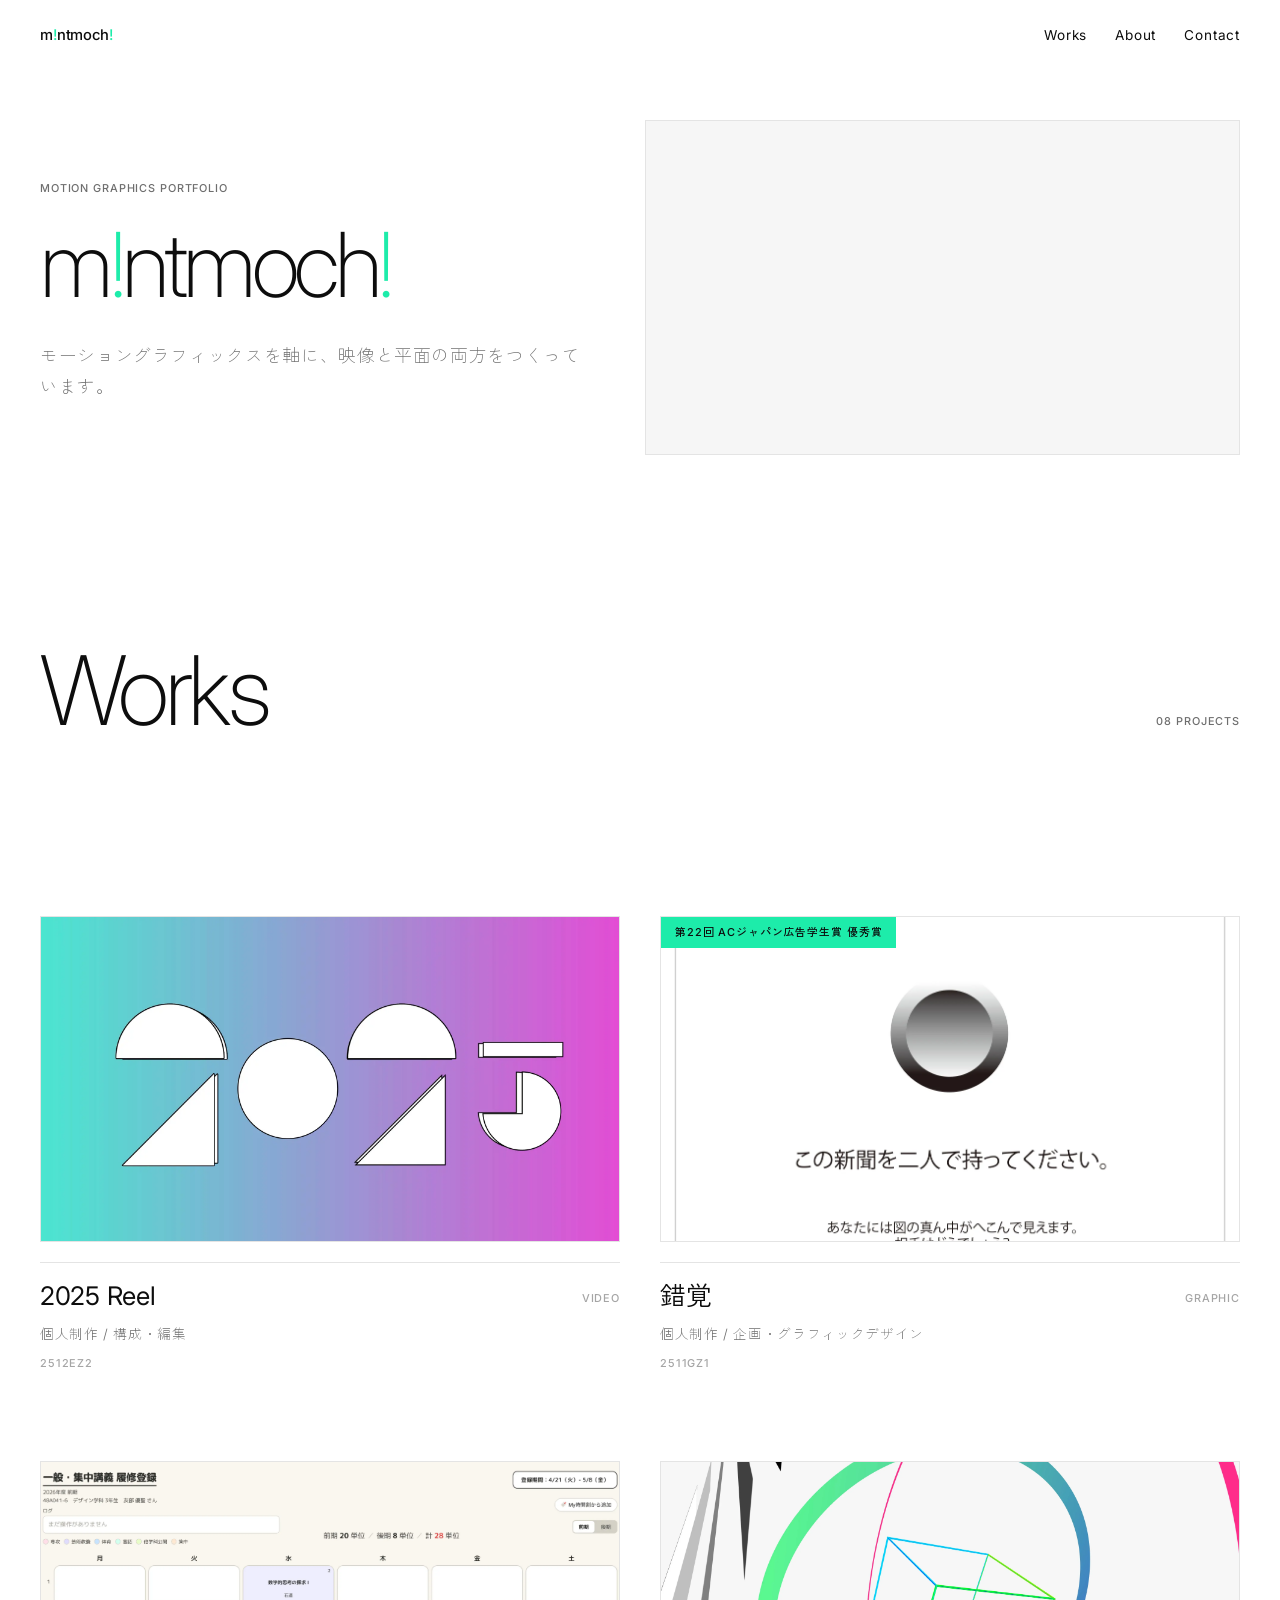
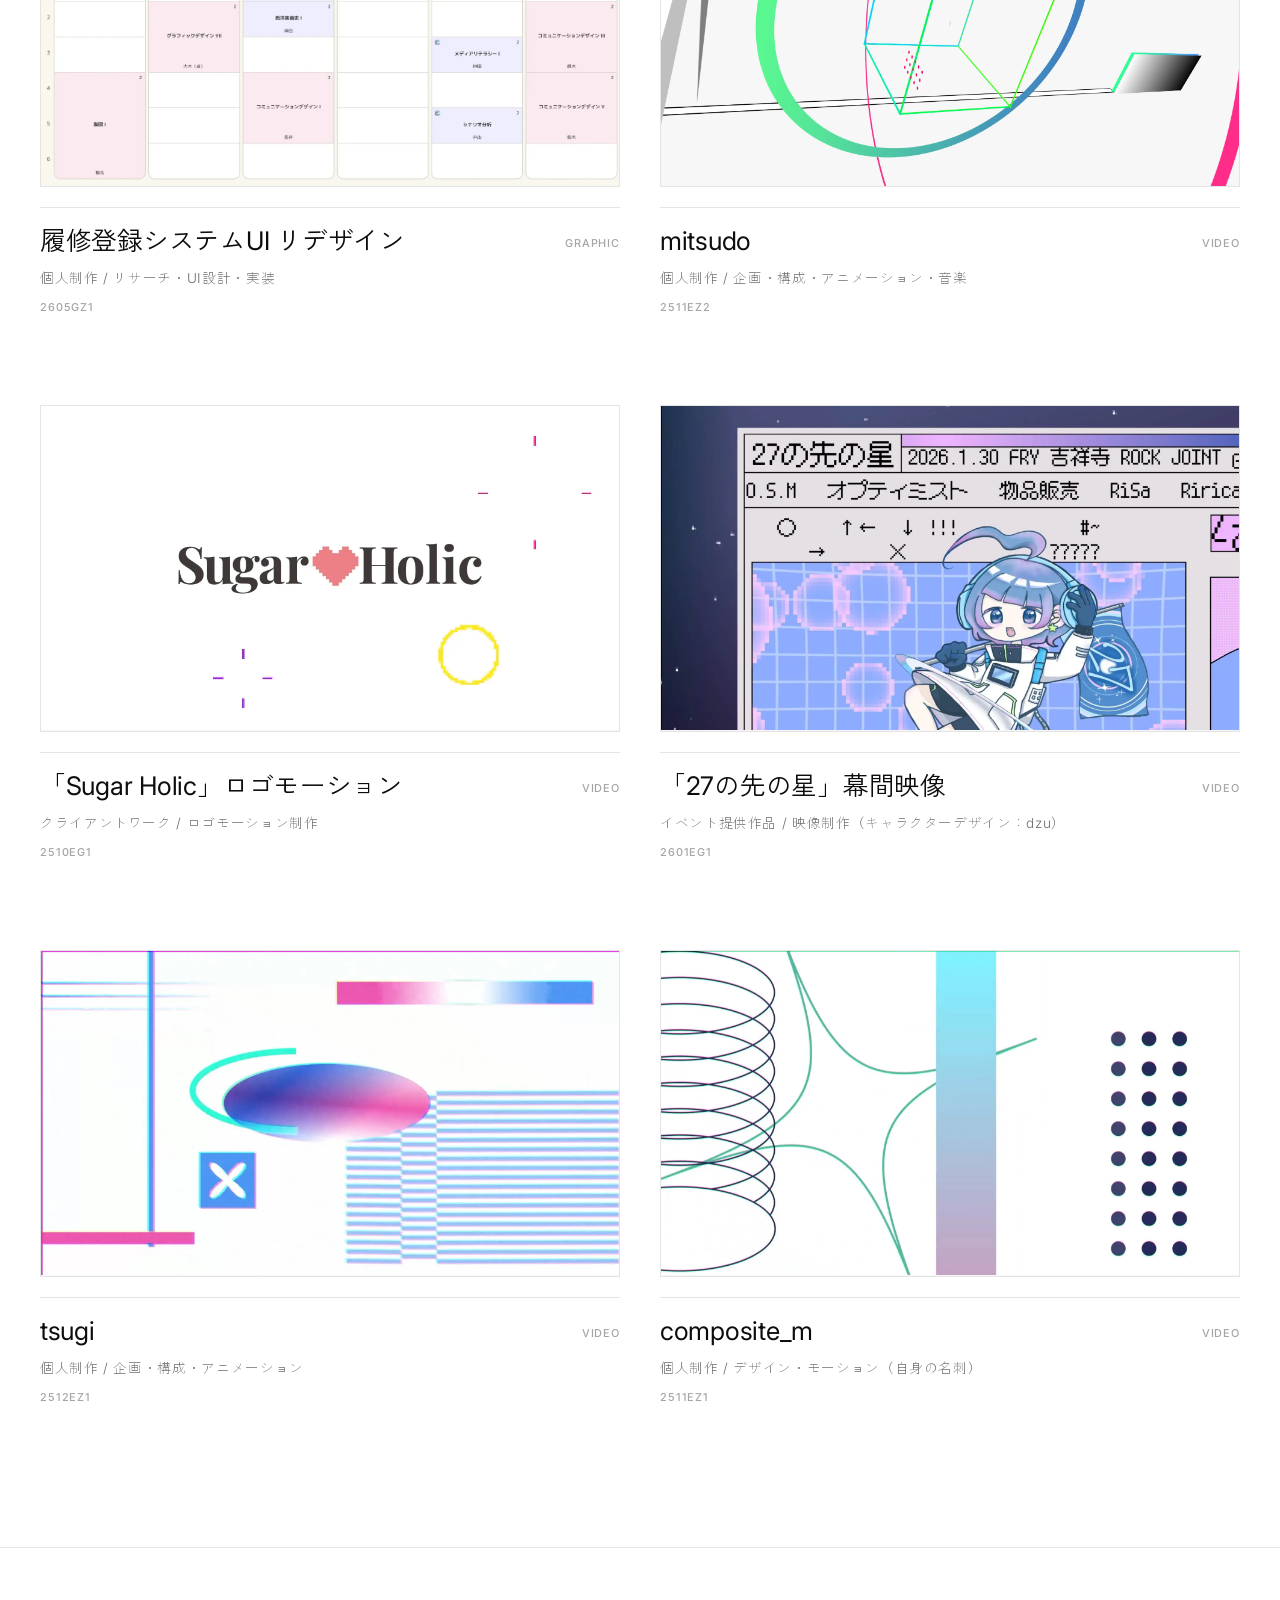
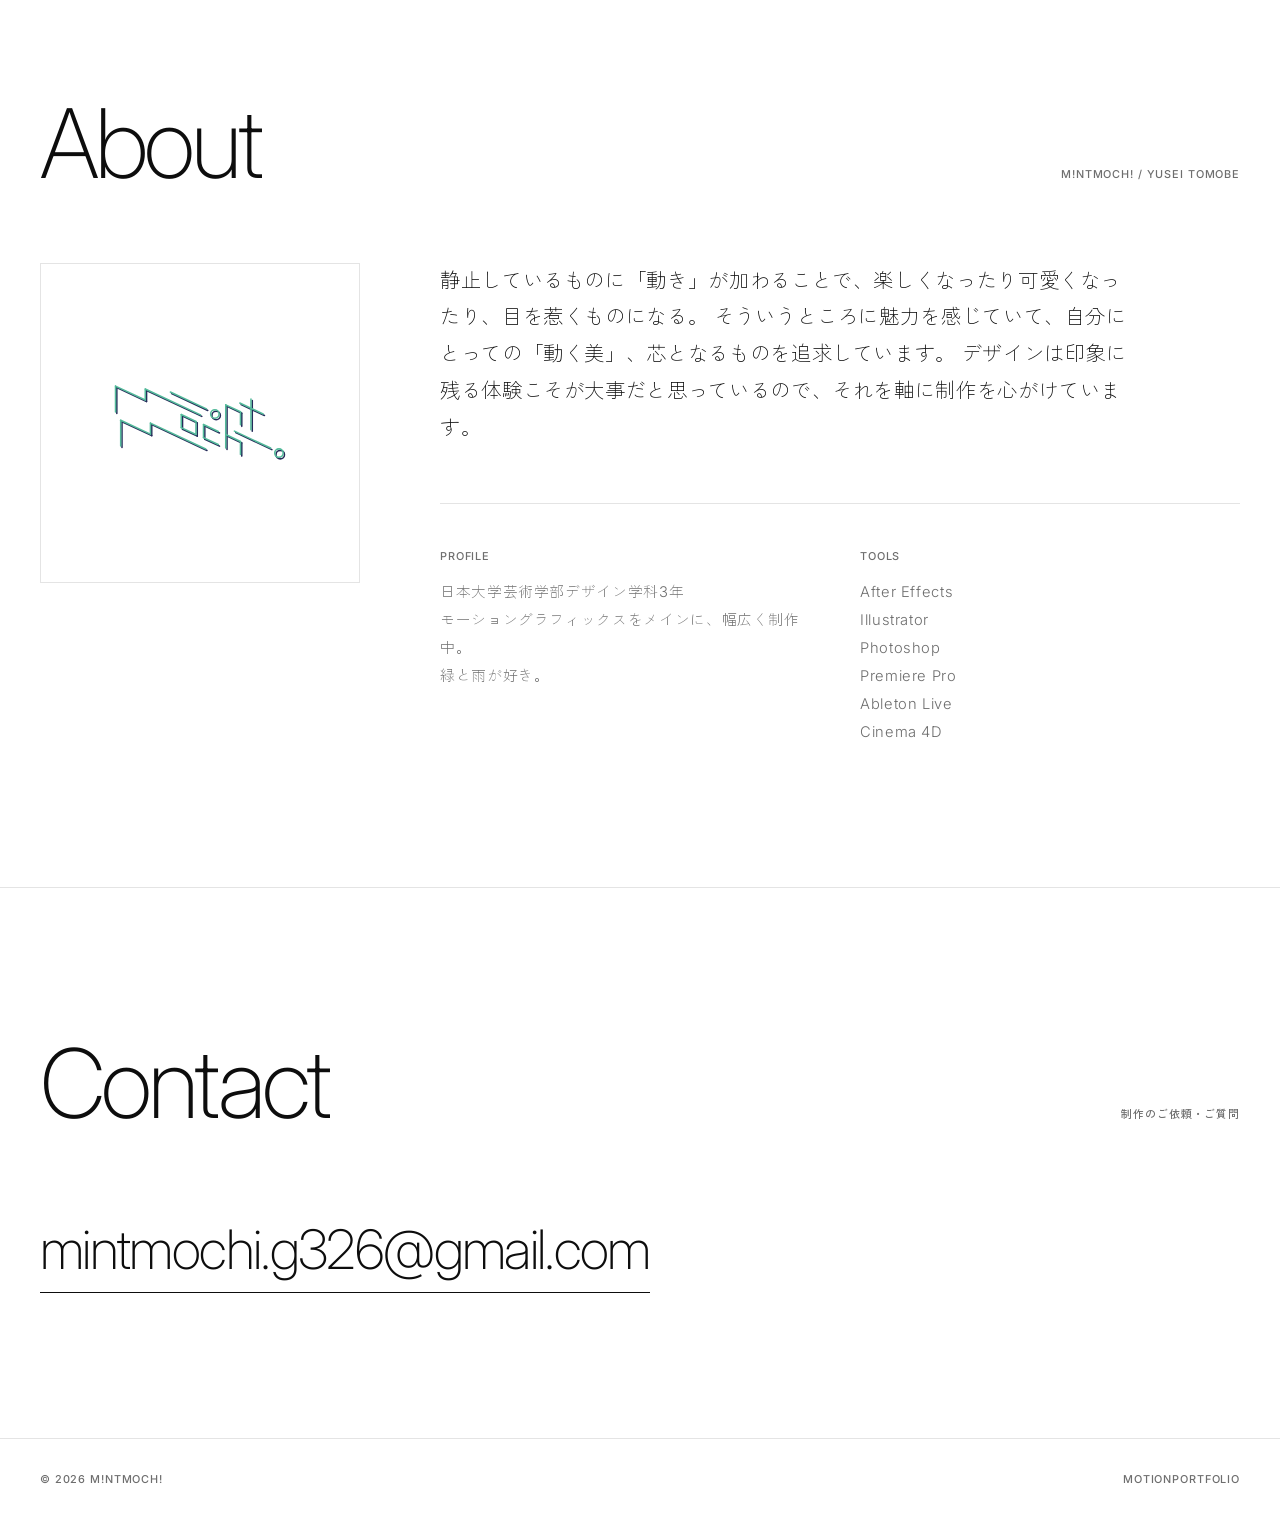
<file: index.html>
<!DOCTYPE html>
<html lang="ja">

<head>
    <meta charset="UTF-8">
    <meta name="viewport" content="width=device-width, initial-scale=1.0">
    <!-- 検索エンジンには載せず、URLを直接知っている人だけが見られる状態にしている -->
    <meta name="robots" content="noindex,nofollow">

    <title>m!ntmoch! MotionPortfolio</title>
    <meta name="description" content="友部佑征（m!ntmoch!）のモーショングラフィックス・ポートフォリオ。日本大学芸術学部デザイン学科。映像と平面、両方の制作物をまとめています。">
    <meta name="theme-color" content="#ffffff">

    <!-- OGP：URLをSNSやメールで共有したときに出るカード -->
    <meta property="og:type" content="website">
    <meta property="og:site_name" content="m!ntmoch! MotionPortfolio">
    <meta property="og:title" content="m!ntmoch! MotionPortfolio">
    <meta property="og:description" content="友部佑征（m!ntmoch!）のモーショングラフィックス・ポートフォリオ。映像と平面、両方の制作物をまとめています。">
    <meta property="og:url" content="https://mm-c2g.github.io/mintmochi_motionportfolio_ver1.0/">
    <meta property="og:image" content="https://mm-c2g.github.io/mintmochi_motionportfolio_ver1.0/assets/images/og-image.jpg">
    <meta property="og:image:width" content="1200">
    <meta property="og:image:height" content="630">
    <meta name="twitter:card" content="summary_large_image">

    <link rel="icon" href="./assets/favicon.svg" type="image/svg+xml">

    <link rel="preconnect" href="https://fonts.googleapis.com">
    <link rel="preconnect" href="https://fonts.gstatic.com" crossorigin>
    <link
        href="https://fonts.googleapis.com/css2?family=Inter:wght@200;300;400;500&family=Zen+Kaku+Gothic+New:wght@300;400;500&display=swap"
        rel="stylesheet">
    <link rel="stylesheet" href="style.css">
</head>

<body id="top">

    <!-- Splash Screen（そのブラウザで1回だけ再生） -->
    <div id="splash-screen">
        <video id="splash-video" src="./assets/videos/mmlogo_2.mp4" autoplay muted playsinline></video>
    </div>

    <!-- スクロール進捗バー（このサイトで唯一グラデーションを使う場所） -->
    <div class="scroll-progress" aria-hidden="true"><span id="scroll-progress-bar"></span></div>

    <!-- Header -->
    <header class="site-header" id="site-header">
        <a href="#top" class="site-logo">m<span class="mark">!</span>ntmoch<span class="mark">!</span></a>
        <nav class="site-nav" aria-label="メインメニュー">
            <a href="#works">Works</a>
            <a href="#about">About</a>
            <a href="#contact">Contact</a>
        </nav>
    </header>

    <main>
        <!-- Hero：タイポと動画を左右に並べて1画面に収め、下の Works が先に見え始めるようにしている -->
        <section class="hero">
            <div class="container hero-inner">
                <div class="hero-text">
                    <p class="label">Motion Graphics Portfolio</p>
                    <h1 class="hero-title">m<span class="mark">!</span>ntmoch<span class="mark">!</span></h1>
                    <p class="hero-lead">モーショングラフィックスを軸に、映像と平面の両方をつくっています。</p>
                </div>
                <div class="hero-media">
                    <video src="./assets/videos/HPB.mp4" autoplay loop muted playsinline aria-hidden="true"></video>
                </div>
            </div>
        </section>

        <!-- Works -->
        <section id="works" class="section">
            <div class="container">
                <div class="section-head fade-on-scroll">
                    <h2 class="section-title">Works</h2>
                    <span class="label" id="works-count"></span>
                </div>

                <div class="works-bar fade-on-scroll">
                    <p class="works-note">映像（VIDEO）と平面（GRAPHIC）の2つの軸で制作しています。</p>
                    <div class="works-filter" role="group" aria-label="カテゴリーで絞り込み">
                        <button class="filter-btn active" data-filter="all" aria-pressed="true">All</button>
                        <button class="filter-btn" data-filter="video" aria-pressed="false">Video</button>
                        <button class="filter-btn" data-filter="graphic" aria-pressed="false">Graphic</button>
                    </div>
                </div>

                <!-- 作品カードは works-data.js の内容から home.js が自動生成します -->
                <div class="works-grid" id="works-grid"></div>
            </div>
        </section>

        <!-- About -->
        <section id="about" class="section">
            <div class="container">
                <div class="section-head fade-on-scroll">
                    <h2 class="section-title">About</h2>
                    <span class="label">m!ntmoch! / Yusei Tomobe</span>
                </div>

                <div class="about-grid">
                    <div class="about-media fade-on-scroll">
                        <img src="./assets/favicon.svg" alt="m!ntmoch! ロゴ" width="476" height="476"
                            class="about-logo">
                    </div>

                    <div class="about-body fade-on-scroll">
                        <p class="about-intro">
                            静止しているものに「動き」が加わることで、楽しくなったり可愛くなったり、目を惹くものになる。
                            そういうところに魅力を感じていて、自分にとっての「動く美」、芯となるものを追求しています。
                            デザインは印象に残る体験こそが大事だと思っているので、それを軸に制作を心がけています。
                        </p>

                        <dl class="about-meta">
                            <div>
                                <dt class="label">Profile</dt>
                                <dd>日本大学芸術学部デザイン学科3年<br>モーショングラフィックスをメインに、幅広く制作中。<br>緑と雨が好き。</dd>
                            </div>
                            <div>
                                <dt class="label">Tools</dt>
                                <dd>
                                    <ul class="about-tools">
                                        <li>After Effects</li>
                                        <li>Illustrator</li>
                                        <li>Photoshop</li>
                                        <li>Premiere Pro</li>
                                        <li>Ableton Live</li>
                                        <li>Cinema 4D</li>
                                    </ul>
                                </dd>
                            </div>
                        </dl>
                    </div>
                </div>
            </div>
        </section>

        <!-- Contact -->
        <section id="contact" class="section">
            <div class="container">
                <div class="section-head fade-on-scroll">
                    <h2 class="section-title">Contact</h2>
                    <span class="label">制作のご依頼・ご質問</span>
                </div>
                <a href="mailto:mintmochi.g326@gmail.com" class="contact-email fade-on-scroll">
                    mintmochi.g326@gmail.com
                </a>
            </div>
        </section>
    </main>

    <footer class="site-footer">
        <div class="container">
            <span class="label">&copy; 2026 m!ntmoch!</span>
            <span class="label">MotionPortfolio</span>
        </div>
    </footer>

    <!-- データ → 共通処理 → このページ専用処理、の順で読み込む -->
    <script src="works-data.js"></script>
    <script src="script.js"></script>
    <script src="home.js"></script>
</body>

</html>
</file>
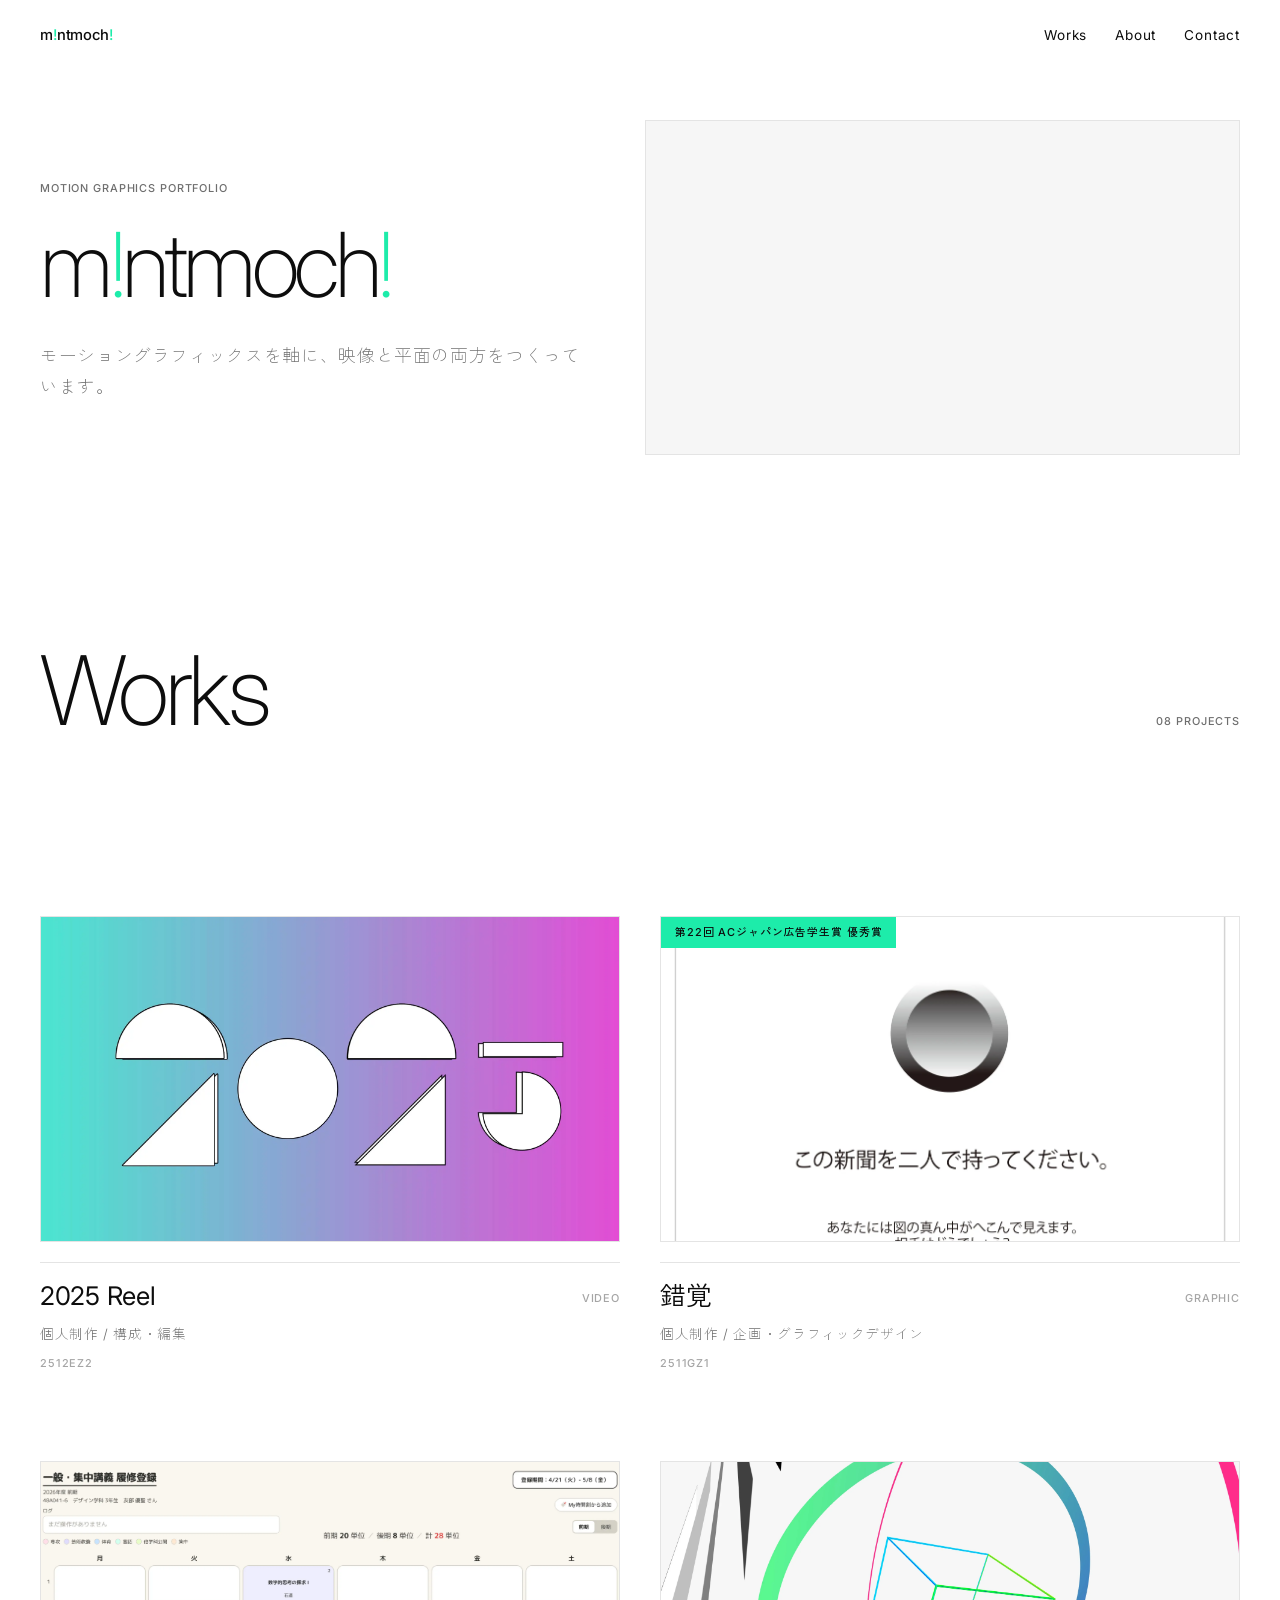
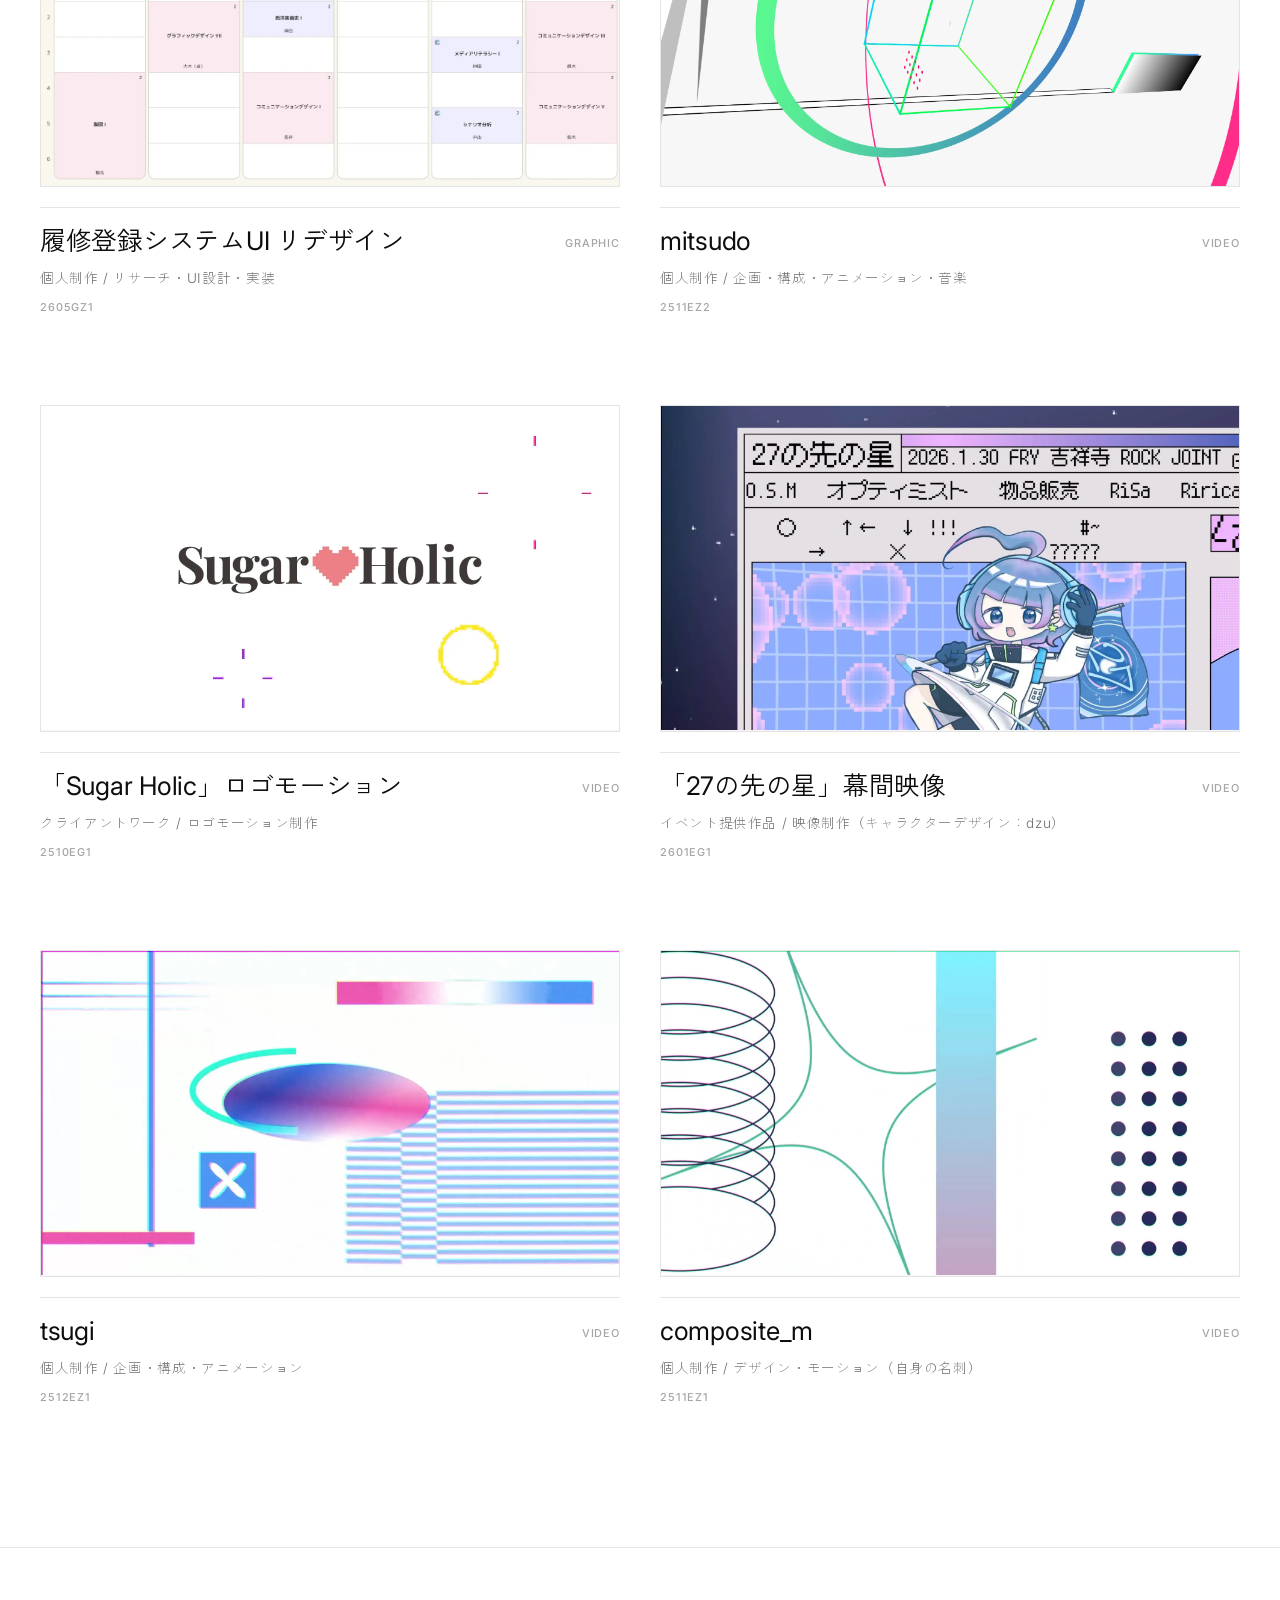
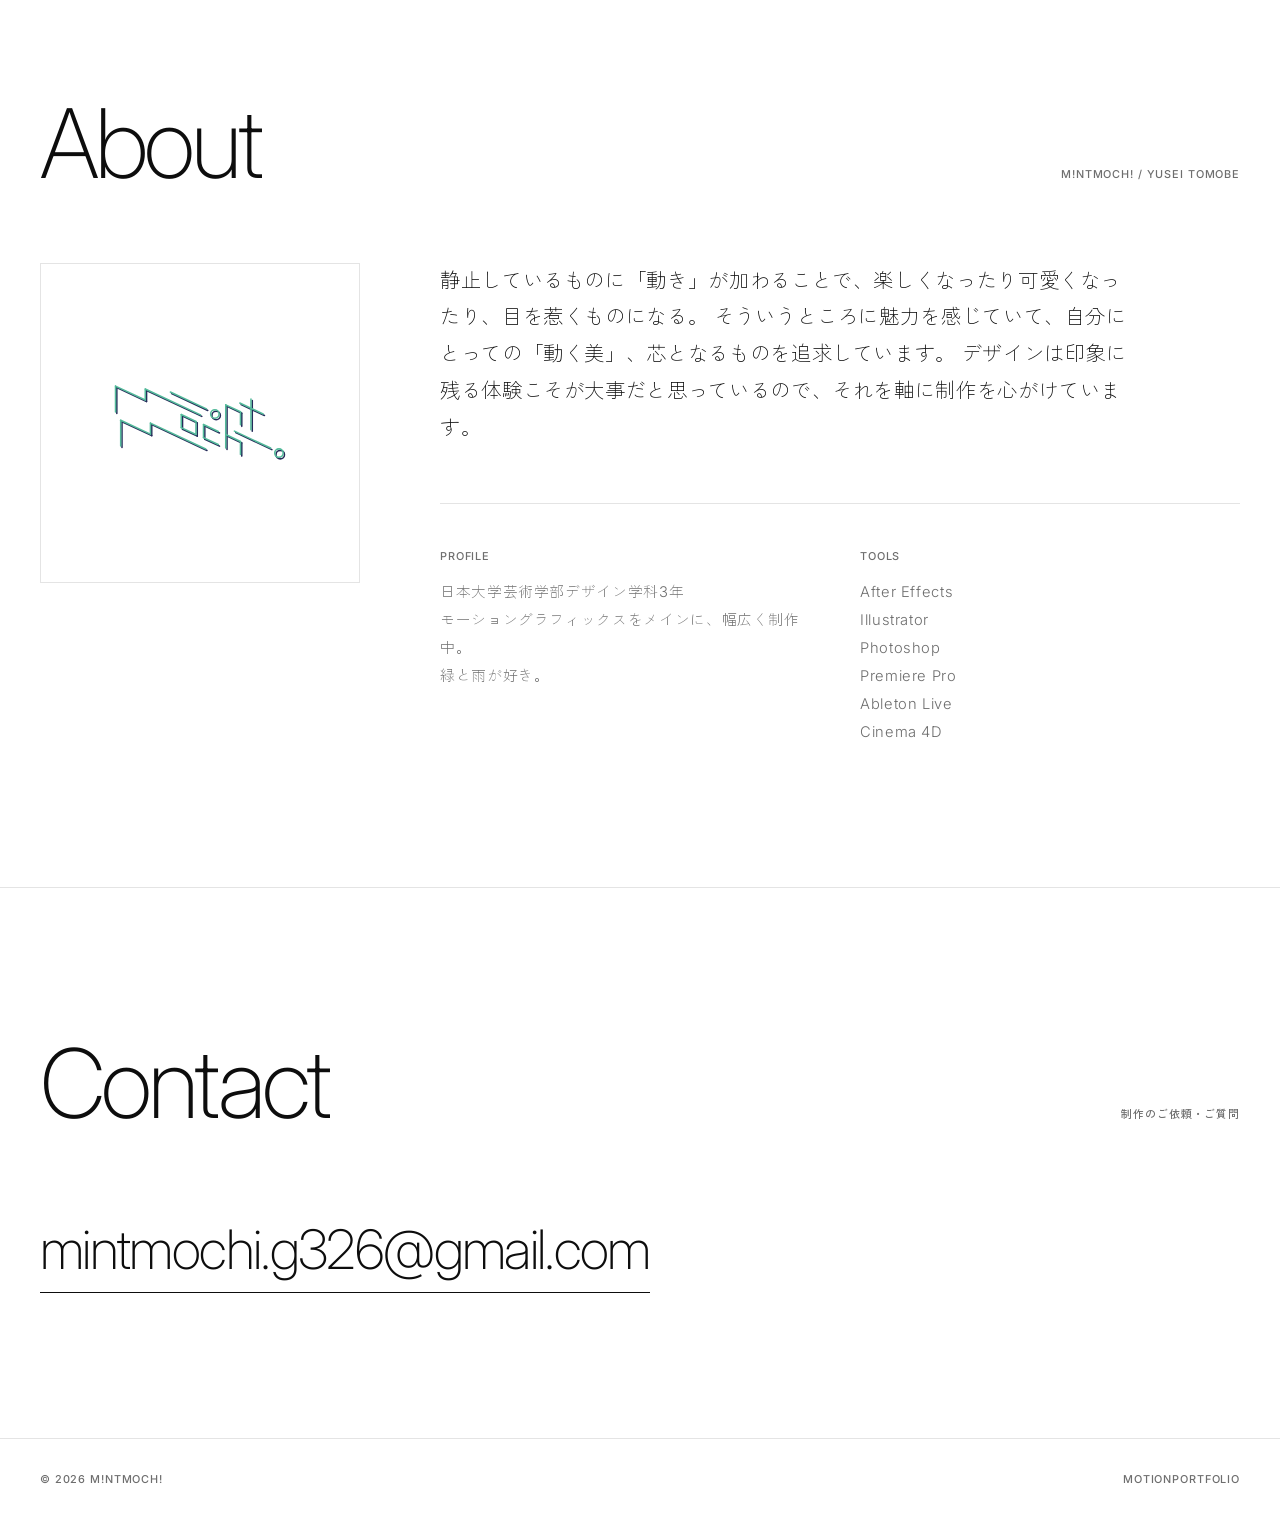
<file: work-detail.html>
<!DOCTYPE html>
<html lang="ja">

<head>
    <meta charset="UTF-8">
    <meta name="viewport" content="width=device-width, initial-scale=1.0">
    <meta name="robots" content="noindex,nofollow">

    <title>作品詳細 | m!ntmoch! MotionPortfolio</title>
    <meta name="description" content="m!ntmoch!（友部佑征）の制作物の詳細ページ。">
    <meta name="theme-color" content="#ffffff">

    <meta property="og:type" content="article">
    <meta property="og:site_name" content="m!ntmoch! MotionPortfolio">
    <meta property="og:title" content="作品詳細 | m!ntmoch! MotionPortfolio">
    <meta property="og:image" content="https://mm-c2g.github.io/mintmochi_motionportfolio_ver1.0/assets/images/og-image.jpg">
    <meta name="twitter:card" content="summary_large_image">

    <link rel="icon" href="./assets/favicon.svg" type="image/svg+xml">

    <link rel="preconnect" href="https://fonts.googleapis.com">
    <link rel="preconnect" href="https://fonts.gstatic.com" crossorigin>
    <link
        href="https://fonts.googleapis.com/css2?family=Inter:wght@200;300;400;500&family=Zen+Kaku+Gothic+New:wght@300;400;500&display=swap"
        rel="stylesheet">
    <link rel="stylesheet" href="style.css">
</head>

<body>

    <!-- スクロール進捗バー（このサイトで唯一グラデーションを使う場所） -->
    <div class="scroll-progress" aria-hidden="true"><span id="scroll-progress-bar"></span></div>

    <!-- 一覧に戻るリンク -->
    <header class="site-header" id="site-header">
        <a href="index.html" class="back-btn">
            <svg viewBox="0 0 24 24" fill="none" stroke="currentColor" stroke-width="1.5" stroke-linecap="round"
                stroke-linejoin="round" aria-hidden="true">
                <line x1="19" y1="12" x2="5" y2="12"></line>
                <polyline points="12 19 5 12 12 5"></polyline>
            </svg>
            Index
        </a>
    </header>

    <!-- ここから下の中身は、すべて work-detail.js が works-data.js から流し込みます -->
    <main class="container detail-container">
        <!-- タイトルエリア -->
        <div class="detail-header">
            <div class="detail-header-main">
                <h1 id="detail-title">作品タイトル</h1>
                <p class="detail-role" id="detail-role"></p>
            </div>
            <span class="detail-code" id="detail-code"></span>
        </div>

        <!-- 受賞歴がある作品だけ表示 -->
        <p class="detail-award" id="detail-award" hidden></p>

        <!-- ============================================== -->
        <!-- 映像レイアウト (type: "video") -->
        <!-- ============================================== -->
        <div id="layout-video" hidden>
            <div class="youtube-wrapper dummy-bg">
                <iframe id="detail-youtube" src="" title="作品動画" loading="lazy" frameborder="0"
                    allow="accelerometer; autoplay; clipboard-write; encrypted-media; gyroscope; picture-in-picture; web-share"
                    allowfullscreen></iframe>
            </div>

            <div class="scenes-grid" id="scenes-grid">
                <!-- シーン画像が自動で入ります -->
            </div>
        </div>

        <!-- ============================================== -->
        <!-- 平面レイアウト (type: "graphic") -->
        <!-- ============================================== -->
        <div id="layout-graphic" hidden>
            <div class="graphic-wrapper dummy-bg">
                <img id="detail-graphic-img" src="" alt="">
            </div>
        </div>

        <!-- ============================================== -->
        <!-- 概要・ツール等（共通） -->
        <!-- ============================================== -->
        <div class="detail-info-box">
            <h2 class="detail-info-heading">Overview</h2>
            <div class="detail-info-body">
                <p class="detail-summary" id="detail-summary"></p>
                <p id="detail-description"></p>
                <div id="detail-site-url" hidden>
                    <a href="" target="_blank" rel="noopener noreferrer" class="detail-site-link">
                        <span>実際のサイトを見る</span>
                        <svg viewBox="0 0 24 24" fill="none" stroke="currentColor" stroke-width="2"
                            stroke-linecap="round" stroke-linejoin="round" aria-hidden="true">
                            <path d="M7 17 17 7"></path>
                            <path d="M8 7h9v9"></path>
                        </svg>
                    </a>
                </div>
                <dl class="detail-meta">
                    <div><dt>担当</dt><dd id="detail-meta-role"></dd></div>
                    <div><dt>ツール</dt><dd id="detail-tools"></dd></div>
                    <div id="detail-period-row"><dt>制作時期</dt><dd id="detail-period"></dd></div>
                    <div><dt>制作期間</dt><dd id="detail-duration"></dd></div>
                </dl>
            </div>
        </div>

        <!-- 制作プロセスの画像ギャラリーがここに入ります -->

        <!-- 前後の作品へのリンク -->
        <nav class="detail-pager" id="detail-pager" aria-label="他の作品へ移動"></nav>
    </main>

    <footer class="site-footer">
        <div class="container">
            <span class="label">&copy; 2026 m!ntmoch!</span>
            <span class="label">MotionPortfolio</span>
        </div>
    </footer>

    <!-- データ → 共通処理 → このページ専用処理、の順で読み込む -->
    <script src="works-data.js"></script>
    <script src="script.js"></script>
    <script src="work-detail.js"></script>
</body>

</html>
</file>
<file: style.css>
/* ===================================================================
   m!ntmoch! MotionPortfolio - スタイルシート

   【デザインの方針】
     ・白ベース。面は「色」ではなく「罫線と余白」で分ける。
     ・巨大な見出しと極小のラベル、その対比だけで情報の階層を作る。
     ・角丸・影・枠線の装飾は使わない。
     ・色はミント（#1decaa）1色。ミント→ピンクのグラデーションは
       ページ上部のスクロール進捗バー1箇所だけに限定する。
     ・フォントは細め（Light〜Regular）で統一する。

   【目次】
     01. 変数
     02. ベース
     03. 共通パーツ（ラベル / セクション見出し）
     04. スクロール進捗バー・ヘッダー
     05. ヒーロー
     06. Works
     07. 作品カード
     08. About
     09. Contact / フッター
     10. 作品詳細ページ
     11. スプラッシュ画面
     12. スクロール演出
     13. レスポンシブ
   =================================================================== */


/* ===================================================================
   01. 変数
   =================================================================== */
:root {
    /* 背景と文字。黒は #000 ではなく少し柔らげた #0d0d0d */
    --bg: #ffffff;
    --bg-sub: #f6f6f6;
    --ink: #0d0d0d;
    --ink-mid: #6e6e6e;
    --ink-weak: #a5a5a5;
    --line: #e4e4e4;

    /* アクセント。使う量を絞るほど効く */
    --mint: #1decaa;
    --pink: #eb2b98;
    --gradient-signature: linear-gradient(90deg, var(--mint), var(--pink));

    /* 欧文は Inter、和文は Zen Kaku Gothic New。
       両方を1つの font-family に並べると、文字ごとに自動で使い分けられる。 */
    --font: 'Inter', 'Zen Kaku Gothic New', sans-serif;

    /* 固定ヘッダーの高さ。ページ内ジャンプのズレ補正にも使う */
    --header-h: 72px;

    /* --- フォントサイズの段階 ---
       clamp() を使わない固定サイズは、この5段階だけを使う。
       以前は 0.66〜1rem の間に10種類が散らばっていたのを整理した。
       根拠は Ant Design の「フォントスケールは3〜5種類程度に抑えるべき」。

         1rem    … 本文
         0.92rem … 補足テキスト（キャプション、メタ情報の値、ロゴ）
         0.85rem … ナビ・操作要素（メニュー、フィルター、担当表記）
         0.75rem … 小さいラベル（戻るリンク、ダミー表示）
         0.68rem … 極小ラベル（作品コード、項目名、セクション見出しの小字）

       唯一の例外が .detail-award（0.78rem）。理由はその定義箇所のコメント参照。
       新しいサイズを足したくなったら、まず上のどれかに収まらないか考えること。 */

    /* 実測: 109ichiki.com が使っている曲線と完全に一致していたので据え置き。
       参考6サイト中4サイト（109ichiki / ds-k / komeinc / zeroten）が
       x1 が小さく(0.09〜0.22) y2 が 1 の ease-out 系だった。
       残り2つは別系統で、arkreis は ease-in-out 寄りの cubic-bezier(.785,.135,.15,.86)、
       unium は y1 が 1 を超えるオーバーシュート系の cubic-bezier(.4,1.07,1,1)。
       「全サイト共通」ではないので、4/6 の多数派に乗っている、という理解が正しい。 */
    --ease-out: cubic-bezier(0.16, 1, 0.3, 1);
}


/* ===================================================================
   02. ベース
   =================================================================== */
*,
*::before,
*::after {
    box-sizing: border-box;
    margin: 0;
    padding: 0;
}

html {
    /* ページ内リンクのジャンプだけ滑らかにする（ホイール操作はブラウザ標準のまま） */
    scroll-behavior: smooth;
}

body {
    font-family: var(--font);
    /* 本文は Light。細さがこのサイトの基本トーン */
    font-weight: 300;
    font-size: 1rem;
    /* 実測: 参考6サイトの和文本文は 1.6〜1.8 に集中（ds-k 1.8 / zeroten 1.6） */
    line-height: 1.75;
    /* 実測: 和文の本文には正の字送りを入れるのが共通。zeroten が .04em を93回使用 */
    letter-spacing: 0.04em;
    background-color: var(--bg);
    color: var(--ink);
    -webkit-font-smoothing: antialiased;
    overflow-x: hidden;
}

h1,
h2,
h3 {
    font-weight: 300;
    line-height: 1.15;
    letter-spacing: -0.02em;
}

a {
    color: inherit;
    text-decoration: none;
}

img,
video,
svg {
    display: block;
    max-width: 100%;
}

ul {
    list-style: none;
}

/* JSが hidden 属性で出し分けしている要素を、確実に隠す */
[hidden] {
    display: none !important;
}

a:focus-visible,
button:focus-visible {
    outline: 2px solid var(--mint);
    outline-offset: 4px;
}

/* コンテナ幅を持たず、左右の余白だけで制御する全幅レイアウト。
   実測で参考6サイト中4サイト（109ichiki / ds-k / unium / arkreis）がこの方式だった。
   作品を画面幅いっぱいに見せられるのが利点。
   代わりに、長く読ませるテキストには個別に max-width を置いて行長を抑える。 */
.container {
    width: 100%;
    padding: 0 40px;
}

/* 読ませる文章は行長を抑える。全角で 30〜46 文字程度に収まる幅 */
.about-intro,
.works-note {
    max-width: 34em;
}

.section {
    padding: 140px 0;
    /* 固定ヘッダーに見出しが隠れないようにする */
    scroll-margin-top: var(--header-h);
}

/* セクションの区切りは、背景色ではなく1本の罫線で行う */
.section + .section > .container {
    border-top: 1px solid var(--line);
    padding-top: 0;
}

.section + .section {
    padding-top: 0;
}

.section + .section .section-head {
    padding-top: 140px;
}


/* ===================================================================
   03. 共通パーツ
   =================================================================== */

/* 極小ラベル。作品コード・項目名・注釈など、
   「読ませない情報」はすべてこのスタイルに統一する。
   字送りは 0.08em。実測では ds-k が .08em を244回使っており、6サイト中の最頻値。
   0.16em は実測の最大値(.11em)より広く、間延びして見えるため下げた。 */
.label {
    display: inline-block;
    font-size: 0.68rem;
    font-weight: 500;
    letter-spacing: 0.08em;
    line-height: 1.6;
    color: var(--ink-mid);
    text-transform: uppercase;
}

/* セクション見出し。巨大な英字＋右端に極小ラベル */
.section-head {
    display: flex;
    flex-wrap: wrap;
    align-items: baseline;
    justify-content: space-between;
    gap: 12px 24px;
    margin-bottom: 64px;
}

.section-title {
    font-size: clamp(2.8rem, 8vw, 6rem);
    font-weight: 200;
    letter-spacing: -0.04em;
}

/* ブランドの「!」。ここだけミントにする。
   ミント緑は白背景で 1.54:1 と WCAG AA を満たさないが、ここはロゴタイプの一部であり
   読ませる文字ではないため例外として許容する。本文・リンク・ラベルには絶対に使わないこと
   （ミントは背景色として使えば黒文字と 12.62:1 で良好）。 */
.mark {
    color: var(--mint);
}


/* ===================================================================
   04. スクロール進捗バー・ヘッダー
   =================================================================== */

/* このサイトで唯一グラデーションを使う場所。
   装飾ではなく「今どこにいるか」を示す機能として置いている。 */
.scroll-progress {
    position: fixed;
    top: 0;
    left: 0;
    width: 100%;
    height: 2px;
    z-index: 1200;
    pointer-events: none;
}

.scroll-progress span {
    display: block;
    height: 100%;
    width: 0;
    background: var(--gradient-signature);
    transform-origin: left center;
}

.site-header {
    position: fixed;
    top: 0;
    left: 0;
    width: 100%;
    height: var(--header-h);
    z-index: 1100;
    display: flex;
    align-items: center;
    justify-content: space-between;
    gap: 24px;
    padding: 0 40px;
    /* 最初は透明。スクロールすると白い下地と罫線が出る */
    background-color: transparent;
    border-bottom: 1px solid transparent;
    transition: background-color 0.4s ease, border-color 0.4s ease;
}

.site-header.is-scrolled {
    background-color: rgba(255, 255, 255, 0.82);
    backdrop-filter: blur(12px);
    border-bottom-color: var(--line);
}

.site-logo {
    font-size: 0.92rem;
    font-weight: 500;
    letter-spacing: -0.01em;
}

.site-nav {
    display: flex;
    gap: 28px;
}

.site-nav a {
    position: relative;
    font-size: 0.85rem;
    font-weight: 400;
    letter-spacing: 0.06em;
    padding: 4px 0;
    color: var(--ink);
}

/* ホバーで下線が左から伸びる。動きはこの程度に抑える */
.site-nav a::after {
    content: '';
    position: absolute;
    left: 0;
    bottom: 0;
    width: 100%;
    height: 1px;
    background-color: var(--mint);
    transform: scaleX(0);
    transform-origin: left center;
    transition: transform 0.4s var(--ease-out);
}

.site-nav a:hover::after {
    transform: scaleX(1);
}


/* ===================================================================
   05. ヒーロー
   =================================================================== */
.hero {
    padding-top: calc(var(--header-h) + 48px);
    padding-bottom: 40px;
}

/* タイポを左、動画を右に。1画面に収まる高さにして、
   スクロールする前に Works の見出しが見え始めるようにしている。 */
.hero-inner {
    display: grid;
    grid-template-columns: minmax(0, 1fr) minmax(0, 1.1fr);
    gap: 64px;
    align-items: center;
}

.hero-text {
    min-width: 0;
}

.hero-title {
    /* 画面幅に応じて滑らかに拡大縮小する。左半分に収まる大きさに調整 */
    font-size: clamp(2.8rem, 7vw, 6.5rem);
    font-weight: 200;
    letter-spacing: -0.05em;
    line-height: 1;
    margin: 20px 0 32px;
}

.hero-lead {
    /* ヒーローの左カラム幅に収まればよいので、折り返しが不自然にならない程度に広く取る */
    max-width: 42em;
    font-size: clamp(0.95rem, 1.4vw, 1.1rem);
    color: var(--ink-mid);
}

.hero-media {
    width: 100%;
    aspect-ratio: 16/9;
    overflow: hidden;
    background-color: var(--bg-sub);
    border: 1px solid var(--line);
}

.hero-media video {
    width: 100%;
    height: 100%;
    object-fit: cover;
}


/* ===================================================================
   06. Works
   =================================================================== */
.works-bar {
    display: flex;
    flex-wrap: wrap;
    align-items: baseline;
    justify-content: space-between;
    gap: 16px 32px;
    padding-bottom: 24px;
    margin-bottom: 56px;
    border-bottom: 1px solid var(--line);
}

.works-note {
    font-size: 0.92rem;
    color: var(--ink-mid);
}

.works-filter {
    display: flex;
    gap: 28px;
}

.filter-btn {
    position: relative;
    background: none;
    border: none;
    padding: 4px 0;
    font-family: inherit;
    font-size: 0.85rem;
    font-weight: 400;
    letter-spacing: 0.06em;
    color: var(--ink-weak);
    cursor: pointer;
    transition: color 0.3s ease;
}

.filter-btn:hover,
.filter-btn.active {
    color: var(--ink);
}

.filter-btn::after {
    content: '';
    position: absolute;
    left: 0;
    bottom: -2px;
    width: 100%;
    height: 1px;
    background-color: var(--ink);
    transform: scaleX(0);
    transform-origin: left center;
    transition: transform 0.4s var(--ease-out);
}

.filter-btn.active::after {
    transform: scaleX(1);
}


/* ===================================================================
   07. 作品カード
   =================================================================== */
/* 2列にして1枚あたりを大きく見せる。作品を見せることが最優先なので、
   枚数を詰め込むより1枚の面積を取る。 */
.works-grid {
    display: grid;
    grid-template-columns: repeat(2, 1fr);
    gap: 88px 40px;
}

.work-item.is-hidden {
    display: none !important;
}

/* 白背景の作品がページの白に溶けてしまうので、細い罫線で輪郭を与える */
.work-image-container {
    position: relative;
    width: 100%;
    aspect-ratio: 16/9;
    overflow: hidden;
    background-color: var(--bg-sub);
    border: 1px solid var(--line);
}

/* img でも video でも、枠に合わせて切り抜く（縦横比は崩さない） */
.work-image {
    position: absolute;
    inset: 0;
    width: 100%;
    height: 100%;
    object-fit: cover;
    transition: transform 0.6s var(--ease-out);
}

.work-item:hover .work-image {
    transform: scale(1.03);
}

/* ホバー時のオーバーレイ。白い紗をかけてアイコンを浮かせる */
.work-hover-overlay {
    position: absolute;
    inset: 0;
    display: flex;
    align-items: center;
    justify-content: center;
    background-color: rgba(255, 255, 255, 0.55);
    backdrop-filter: blur(2px);
    opacity: 0;
    transition: opacity 0.4s var(--ease-out);
}

.work-item:hover .work-hover-overlay,
.work-item:focus-visible .work-hover-overlay {
    opacity: 1;
}

.overlay-icon {
    display: flex;
    align-items: center;
    justify-content: center;
    width: 66px;
    height: 66px;
    border-radius: 50%;
    background-color: var(--ink);
    color: var(--bg);
    transform: scale(0.85);
    transition: transform 0.4s var(--ease-out);
}

.work-item:hover .overlay-icon,
.work-item:focus-visible .overlay-icon {
    transform: scale(1);
}

/* 受賞バッジ。金色をやめ、ミントの小さな帯にした */
.work-award {
    position: absolute;
    top: 0;
    left: 0;
    z-index: 2;
    max-width: 100%;
    padding: 8px 14px;
    background-color: var(--mint);
    color: var(--ink);
    font-size: 0.68rem;
    font-weight: 500;
    letter-spacing: 0.08em;
    line-height: 1.4;
}

/* --- カード下のテキスト --- */
.work-info {
    display: flex;
    align-items: flex-start;
    justify-content: space-between;
    gap: 24px;
    margin-top: 20px;
    padding-top: 18px;
    border-top: 1px solid var(--line);
}

/* min-width: 0 がないと、長い作品名がラベルを押し出して重なる */
.work-info-main {
    min-width: 0;
}

.work-title {
    font-size: clamp(1.25rem, 2vw, 1.6rem);
    font-weight: 400;
    letter-spacing: -0.01em;
    margin-bottom: 12px;
    transition: color 0.3s ease;
}

.work-item:hover .work-title {
    color: var(--ink-mid);
}

.work-role {
    font-size: 0.85rem;
    font-weight: 300;
    line-height: 1.7;
    color: var(--ink-mid);
    margin-bottom: 8px;
}

/* 作品コード。ラベルと同じ扱いにして、情報としての性格を揃える */
.work-category {
    font-size: 0.68rem;
    font-weight: 500;
    letter-spacing: 0.08em;
    color: var(--ink-weak);
}

/* VIDEO / GRAPHIC。枠線のバッジをやめ、極小ラベルにした */
.work-badge {
    flex-shrink: 0;
    font-size: 0.68rem;
    font-weight: 500;
    letter-spacing: 0.08em;
    color: var(--ink-weak);
    padding-top: 8px;
}


/* ===================================================================
   08. About
   =================================================================== */
.about-grid {
    display: grid;
    grid-template-columns: 320px 1fr;
    gap: 80px;
    align-items: start;
}

.about-media {
    border: 1px solid var(--line);
    aspect-ratio: 1/1;
    display: flex;
    align-items: center;
    justify-content: center;
}

.about-logo {
    width: 72%;
    height: auto;
}

.about-intro {
    font-size: clamp(1.05rem, 1.6vw, 1.3rem);
    font-weight: 300;
    line-height: 1.8;
    margin-bottom: 56px;
}

.about-meta {
    display: grid;
    grid-template-columns: repeat(auto-fit, minmax(240px, 1fr));
    gap: 40px;
    padding-top: 36px;
    border-top: 1px solid var(--line);
}

.about-meta dt {
    margin-bottom: 14px;
}

.about-meta dd {
    font-size: 0.92rem;
    color: var(--ink-mid);
    line-height: 1.9;
}

.about-tools li {
    font-size: 0.92rem;
    color: var(--ink-mid);
}


/* ===================================================================
   09. Contact / フッター
   =================================================================== */
.contact-email {
    display: inline-block;
    position: relative;
    font-size: clamp(1.4rem, 5vw, 3.4rem);
    font-weight: 200;
    letter-spacing: -0.03em;
    word-break: break-all;
}

.contact-email::after {
    content: '';
    position: absolute;
    left: 0;
    bottom: 0.08em;
    width: 100%;
    height: 1px;
    background-color: var(--ink);
    transform-origin: left center;
    transition: transform 0.5s var(--ease-out), background-color 0.4s ease;
}

.contact-email:hover::after {
    background-color: var(--mint);
    transform: scaleY(2);
}

.site-footer {
    padding: 32px 0;
    border-top: 1px solid var(--line);
}

.site-footer .container {
    display: flex;
    justify-content: space-between;
    gap: 16px;
}


/* ===================================================================
   10. 作品詳細ページ
   =================================================================== */
/* 詳細ページも全幅。ただし文章は下の .detail-info-body 等で行長を抑える */
.detail-container {
    padding-top: calc(var(--header-h) + 72px);
    padding-bottom: 120px;
}

/* 一覧に戻るリンク。左上に小さく置く */
.back-btn {
    position: fixed;
    top: 0;
    left: 0;
    z-index: 1100;
    height: var(--header-h);
    display: flex;
    align-items: center;
    gap: 12px;
    padding: 0 40px;
    font-size: 0.75rem;
    font-weight: 500;
    letter-spacing: 0.08em;
    text-transform: uppercase;
    color: var(--ink);
}

.back-btn svg {
    width: 16px;
    height: 16px;
    transition: transform 0.4s var(--ease-out);
}

.back-btn:hover svg {
    transform: translateX(-5px);
}

/* --- タイトルまわり --- */
.detail-header {
    display: flex;
    flex-wrap: wrap;
    align-items: baseline;
    justify-content: space-between;
    gap: 12px 32px;
    padding-bottom: 28px;
    margin-bottom: 40px;
    border-bottom: 1px solid var(--line);
}

.detail-header-main {
    flex: 1 1 320px;
    min-width: 0;
}

.detail-header h1 {
    font-size: clamp(2rem, 5vw, 3.4rem);
    font-weight: 300;
}

.detail-role {
    margin-top: 14px;
    font-size: 0.92rem;
    color: var(--ink-mid);
}

.detail-code {
    flex-shrink: 0;
    font-size: 0.68rem;
    font-weight: 500;
    letter-spacing: 0.08em;
    color: var(--ink-weak);
}

/* 受賞歴。色は一覧カードの .work-award と同じミントの帯で揃えているが、
   文字サイズだけは 0.78rem と大きめにしてある。これは不揃いではなく使い分け。
   一覧では「サムネイルに重なる小さな標識」で作品画像の邪魔をしてはいけないのに対し、
   詳細ページでは「白い余白に単独で置かれる見出し級の事実」だから。
   受賞歴はこのポートフォリオで唯一の外部評価なので、ここは大きいままにしている。
   下記フォントサイズ5段階の、唯一の例外。 */
.detail-award {
    display: inline-block;
    margin-bottom: 36px;
    padding: 9px 18px;
    background-color: var(--mint);
    color: var(--ink);
    font-size: 0.78rem;
    font-weight: 500;
    letter-spacing: 0.08em;
}

/* --- 映像レイアウト --- */
.youtube-wrapper {
    position: relative;
    width: 100%;
    /* 16:9 の比率を保つための定番の書き方 */
    padding-bottom: 56.25%;
    height: 0;
    overflow: hidden;
    background-color: var(--bg-sub);
    margin-bottom: 40px;
}

.youtube-wrapper iframe {
    position: absolute;
    top: 0;
    left: 0;
    width: 100%;
    height: 100%;
    border: 0;
}

.scenes-grid {
    display: grid;
    grid-template-columns: repeat(2, 1fr);
    gap: 24px;
    margin-bottom: 80px;
}

.scene-item {
    position: relative;
    width: 100%;
    aspect-ratio: 16/9;
    overflow: hidden;
    background-color: var(--bg-sub);
    border: 1px solid var(--line);
}

.scene-item img {
    width: 100%;
    height: 100%;
    object-fit: cover;
}

/* --- 平面レイアウト --- */
/* 作品そのものを見せる場所なので、切り抜かず全体を表示する */
.graphic-wrapper {
    width: 100%;
    margin-bottom: 80px;
    background-color: var(--bg-sub);
    border: 1px solid var(--line);
}

.graphic-wrapper img {
    width: 100%;
    height: auto;
}

.graphic-wrapper.dummy-scene {
    min-height: 480px;
}

/* --- 概要 --- */
/* 白い箱に枠線、をやめて、罫線と余白だけで区切る */
.detail-info-box {
    display: grid;
    grid-template-columns: 180px minmax(0, 1fr);
    gap: 48px;
    padding-top: 40px;
    border-top: 1px solid var(--ink);
}

/* 概要の本文。全幅にしても行が長くなりすぎないように抑える */
.detail-info-body {
    max-width: 52em;
}

.detail-info-heading {
    font-size: 0.68rem;
    font-weight: 500;
    letter-spacing: 0.08em;
    text-transform: uppercase;
    color: var(--ink-mid);
}

.detail-info-box p {
    font-size: 1rem;
    line-height: 1.8;
    color: var(--ink-mid);
}

/* 1行のリード文。ここだけ読めば作品の要点が伝わるようにしている。
   （.detail-info-box p より後に書かないと、本文のサイズに上書きされる） */
.detail-info-box .detail-summary {
    font-size: clamp(1.15rem, 2vw, 1.5rem);
    font-weight: 300;
    line-height: 1.7;
    letter-spacing: -0.01em;
    color: var(--ink);
    margin-bottom: 32px;
}

.detail-site-link {
    display: inline-flex;
    align-items: center;
    gap: 12px;
    margin-top: 28px;
    padding-bottom: 4px;
    border-bottom: 1px solid var(--ink);
    font-size: 0.92rem;
    font-weight: 400;
    color: var(--ink);
    transition: color 0.3s ease, border-color 0.3s ease;
}

/* ミント緑は白背景でコントラスト比 1.54:1 しかなく、文字色には使えない
   （WCAG AA は通常文字 4.5:1、大きな文字でも 3:1）。
   文字は黒のままにして、下線だけミントにすることでブランド感と可読性を両立させる。 */
.detail-site-link:hover {
    color: var(--ink);
    border-bottom-color: var(--mint);
    border-bottom-width: 2px;
}

.detail-site-link svg {
    width: 14px;
    height: 14px;
}

.detail-meta {
    display: grid;
    grid-template-columns: repeat(auto-fit, minmax(170px, 1fr));
    gap: 28px;
    margin-top: 48px;
    padding-top: 32px;
    border-top: 1px solid var(--line);
}

/* 項目名は日本語なので、英字ラベルより字間を詰める */
.detail-meta dt {
    font-size: 0.68rem;
    font-weight: 500;
    letter-spacing: 0.08em;
    color: var(--ink-weak);
    margin-bottom: 12px;
}

.detail-meta dd {
    font-size: 0.92rem;
    line-height: 1.75;
    color: var(--ink);
}

/* --- 制作プロセス --- */
.ui-images-gallery {
    margin-top: 120px;
    padding-top: 40px;
    border-top: 1px solid var(--ink);
}

.ui-images-heading {
    font-size: 0.68rem;
    font-weight: 500;
    letter-spacing: 0.08em;
    text-transform: uppercase;
    color: var(--ink-mid);
    margin-bottom: 48px;
}

.ui-image-figure {
    margin-bottom: 72px;
}

.ui-image-figure img {
    width: 100%;
    height: auto;
    background-color: var(--bg-sub);
    border: 1px solid var(--line);
}

/* 縦長の画像は、キャプションを右に置いた方が読みやすい（layout: "split"） */
.ui-image-split {
    display: grid;
    grid-template-columns: 48% 1fr;
    gap: 48px;
    align-items: start;
    margin-bottom: 72px;
}

.ui-image-split-left img {
    width: 100%;
    height: auto;
    background-color: var(--bg-sub);
    border: 1px solid var(--line);
}

.ui-image-caption {
    max-width: 52em;
    margin-top: 24px;
    font-size: 0.92rem;
    line-height: 1.8;
    color: var(--ink-mid);
}

.ui-image-caption-split {
    margin-top: 0;
}

/* --- 前後の作品へのリンク --- */
.detail-pager {
    display: grid;
    grid-template-columns: 1fr 1fr;
    margin-top: 120px;
    border-top: 1px solid var(--ink);
}

.detail-pager-link {
    display: flex;
    flex-direction: column;
    gap: 12px;
    padding: 36px 0;
    transition: opacity 0.3s var(--ease-out);
}

.detail-pager-next {
    align-items: flex-end;
    text-align: right;
}

.detail-pager-link:hover {
    opacity: 0.45;
}

.detail-pager-label {
    font-size: 0.68rem;
    font-weight: 500;
    letter-spacing: 0.08em;
    color: var(--ink-weak);
}

.detail-pager-title {
    font-size: clamp(1.05rem, 2vw, 1.45rem);
    font-weight: 300;
    line-height: 1.4;
}

/* --- 画像がまだ無いときのダミー表示 --- */
.dummy-bg {
    background-color: var(--bg-sub);
}

.dummy-scene {
    display: flex;
    justify-content: center;
    align-items: center;
    background-color: var(--bg-sub);
}

.dummy-text {
    font-size: 0.75rem;
    font-weight: 500;
    letter-spacing: 0.08em;
    color: var(--ink-weak);
}


/* ===================================================================
   11. スプラッシュ画面
   =================================================================== */
#splash-screen {
    position: fixed;
    inset: 0;
    background-color: var(--bg);
    z-index: 9999;
    display: flex;
    justify-content: center;
    align-items: center;
    transition: opacity 0.9s var(--ease-out), visibility 0.9s ease;
}

#splash-screen.hidden {
    opacity: 0;
    visibility: hidden;
}

#splash-video {
    width: 32vw;
    max-width: 340px;
    aspect-ratio: 16/9;
    object-fit: cover;
}


/* ===================================================================
   12. スクロール演出
   控えめに。下から少しだけ上がって、静かに現れる。
   =================================================================== */
/* 実測: 6サイトの transition は 0.3〜0.5秒に集中し、最頻値は 0.4秒。
   1秒は遅すぎたため 0.5秒に。イージングは据え置き（後述の理由による）。 */
.fade-on-scroll {
    opacity: 0;
    transform: translateY(24px);
    transition: opacity 0.5s var(--ease-out), transform 0.5s var(--ease-out);
}

.fade-on-scroll.is-visible {
    opacity: 1;
    transform: translateY(0);
}


/* ===================================================================
   13. レスポンシブ
   =================================================================== */
@media (min-width: 1600px) {
    .container,
    .site-header,
    .back-btn {
        padding-left: 56px;
        padding-right: 56px;
    }
}

@media (max-width: 1024px) {
    .hero-inner {
        grid-template-columns: 1fr;
        gap: 40px;
    }

    .works-grid {
        gap: 64px 32px;
    }

    .about-grid {
        grid-template-columns: 240px 1fr;
        gap: 48px;
    }

    .detail-info-box {
        grid-template-columns: 1fr;
        gap: 24px;
    }
}

@media (max-width: 768px) {
    .container,
    .site-header,
    .back-btn {
        padding-left: 24px;
        padding-right: 24px;
    }

    .section {
        padding: 96px 0;
    }

    .section + .section .section-head {
        padding-top: 96px;
    }

    .section-head {
        margin-bottom: 44px;
    }

    .site-nav {
        gap: 18px;
    }

    .hero {
        padding-top: calc(var(--header-h) + 48px);
    }

    .hero-text {
        padding-bottom: 48px;
    }

    /* 1列にして、1枚あたりを大きく見せる */
    .works-grid {
        grid-template-columns: 1fr;
        gap: 56px;
    }

    .about-grid {
        grid-template-columns: 1fr;
        gap: 40px;
    }

    .about-media {
        max-width: 200px;
    }

    .about-intro {
        margin-bottom: 40px;
    }

    .detail-container {
        padding-top: calc(var(--header-h) + 40px);
    }

    /* 2列だと1枚が小さすぎるので、縦1列にする */
    .scenes-grid {
        grid-template-columns: 1fr;
    }

    .ui-image-split {
        grid-template-columns: 1fr;
        gap: 24px;
    }

    .ui-image-caption-split {
        margin-top: 0;
    }

    .detail-pager {
        grid-template-columns: 1fr;
    }

    .detail-pager-next {
        align-items: flex-start;
        text-align: left;
        border-top: 1px solid var(--line);
    }

    #splash-video {
        width: 60vw;
    }
}


/* ===================================================================
   14. アニメーションを減らす設定をしている人向け
   =================================================================== */
@media (prefers-reduced-motion: reduce) {
    html {
        scroll-behavior: auto;
    }

    *,
    *::before,
    *::after {
        animation-duration: 0.01ms !important;
        animation-iteration-count: 1 !important;
        transition-duration: 0.01ms !important;
    }
}
</file>
